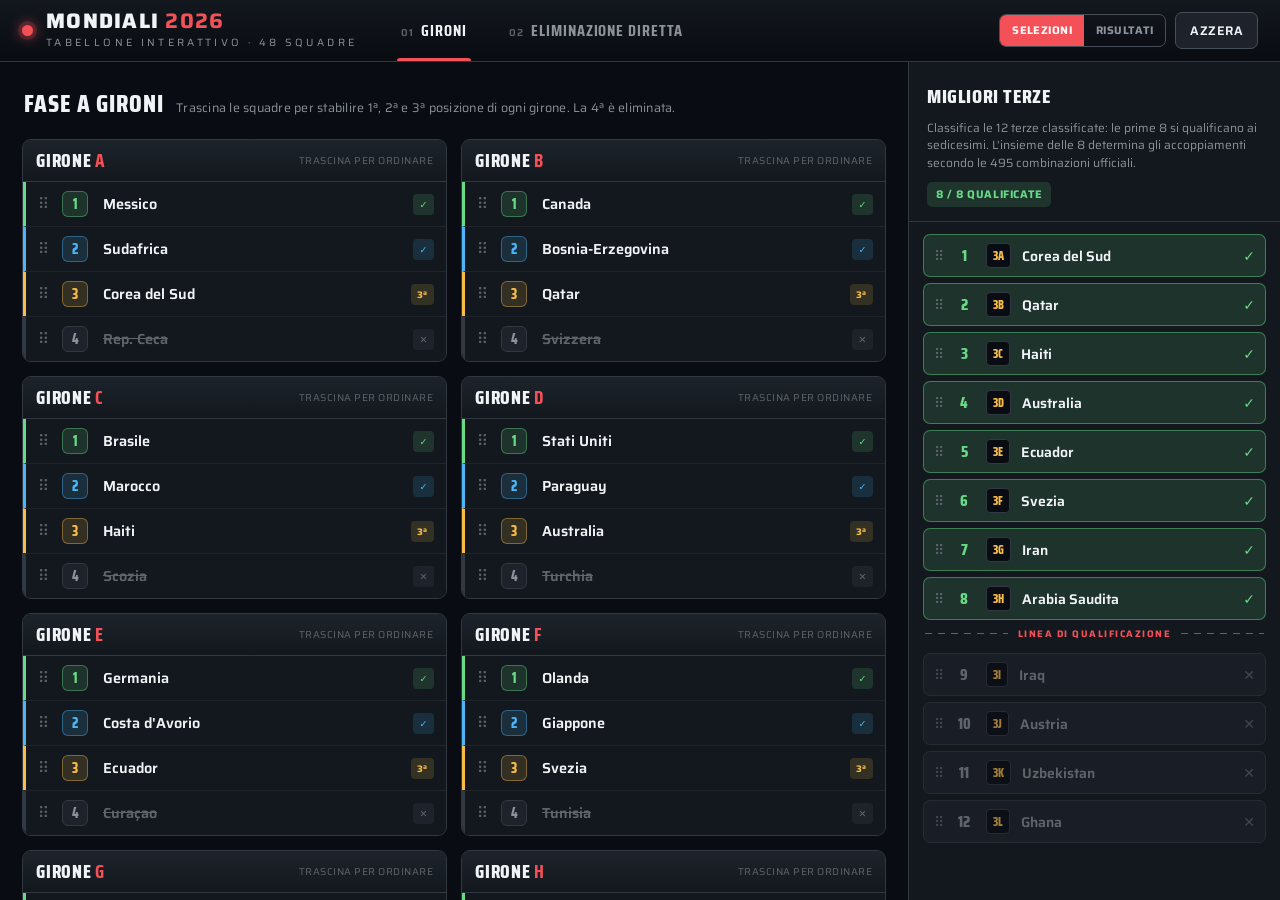
<file: index.html>
<!DOCTYPE html>
<html lang="it">
<head>
<meta charset="utf-8">
<meta name="viewport" content="width=device-width, initial-scale=1">
<title>Tabellone Mondiali 2026</title>
<link rel="preconnect" href="https://fonts.googleapis.com">
<link rel="preconnect" href="https://fonts.gstatic.com" crossorigin>
<link href="https://fonts.googleapis.com/css2?family=Saira:wght@400;500;600;700&family=Saira+Condensed:wght@600;700;800&display=swap" rel="stylesheet">
<link rel="stylesheet" href="app/styles.css">
</head>
<body>
<div id="app">
  <header class="topbar">
    <div class="brand-block">
      <span class="brand-mark"></span>
      <div>
        <div class="brand-title">Mondiali <b>2026</b></div>
        <div class="brand-sub">Tabellone Interattivo · 48 Squadre</div>
      </div>
    </div>
    <nav class="tabs">
      <button class="tab" id="tab-gironi"><span class="step">01</span>Gironi</button>
      <button class="tab" id="tab-bracket"><span class="step">02</span>Eliminazione Diretta</button>
    </nav>
    <div class="spacer"></div>
    <div class="actions">
      <div class="ver-switch">
        <a href="index.html" class="on">Selezioni</a>
        <a href="risultati.html">Risultati</a>
      </div>
      <button class="btn danger" id="btn-reset">Azzera</button>
    </div>
  </header>

  <!-- TAB 1: GIRONI -->
  <section class="panel" id="panel-gironi">
    <nav class="gironi-subnav">
      <button class="subtab" data-panel="groups">Fase a Gironi</button>
      <button class="subtab" data-panel="thirds">Migliori Terze</button>
    </nav>
    <div class="groups-scroll">
      <div class="section-head">
        <h2>Fase a gironi</h2>
        <p>Trascina le squadre per stabilire 1ª, 2ª e 3ª posizione di ogni girone. La 4ª è eliminata.</p>
      </div>
      <div class="groups-grid" id="groups-grid"></div>
    </div>
    <aside class="thirds-rail">
      <div class="thirds-head">
        <h2>Migliori terze</h2>
        <p>Classifica le 12 terze classificate: le prime 8 si qualificano ai sedicesimi. L'insieme delle 8 determina gli accoppiamenti secondo le 495 combinazioni ufficiali.</p>
        <span class="count">8 / 8 qualificate</span>
      </div>
      <div class="thirds-list" id="thirds-list"></div>
    </aside>
  </section>

  <!-- TAB 2: ELIMINAZIONE DIRETTA -->
  <section class="panel" id="panel-bracket">
    <div class="bracket-hint">← scorri per vedere il tabellone completo →</div>
    <div class="bracket-scroll">
      <div class="bracket-inner">
        <div class="bracket-stage" id="bracket-stage"></div>
      </div>
    </div>
  </section>
</div>

<script src="data/combos.js"></script>
<script src="data/static.js"></script>
<script src="app/app.js"></script>
</body>
</html>
</file>
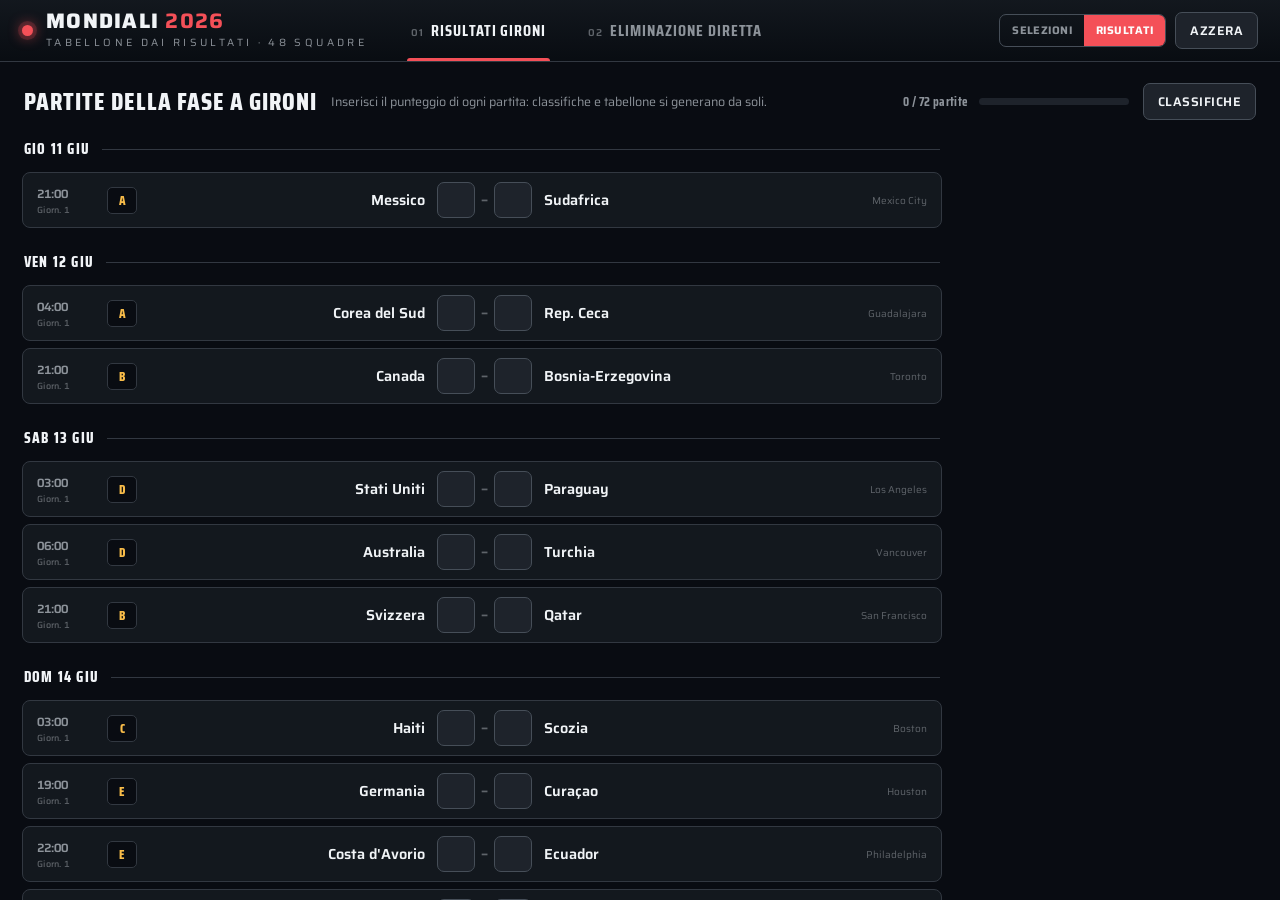
<file: risultati.html>
<!DOCTYPE html>
<html lang="it">
<head>
<meta charset="utf-8">
<meta name="viewport" content="width=device-width, initial-scale=1">
<title>Tabellone Mondiali 2026 — Risultati</title>
<link rel="preconnect" href="https://fonts.googleapis.com">
<link rel="preconnect" href="https://fonts.gstatic.com" crossorigin>
<link href="https://fonts.googleapis.com/css2?family=Saira:wght@400;500;600;700&family=Saira+Condensed:wght@600;700;800&display=swap" rel="stylesheet">
<link rel="stylesheet" href="app/styles.css">
<link rel="stylesheet" href="app/results.css">
</head>
<body>
<div id="app">
  <header class="topbar">
    <div class="brand-block">
      <span class="brand-mark"></span>
      <div>
        <div class="brand-title">Mondiali <b>2026</b></div>
        <div class="brand-sub">Tabellone dai Risultati · 48 Squadre</div>
      </div>
    </div>
    <nav class="tabs">
      <button class="tab" id="tab-risultati"><span class="step">01</span>Risultati Gironi</button>
      <button class="tab" id="tab-bracket"><span class="step">02</span>Eliminazione Diretta</button>
    </nav>
    <div class="spacer"></div>
    <div class="actions">
      <div class="ver-switch">
        <a href="index.html">Selezioni</a>
        <a href="risultati.html" class="on">Risultati</a>
      </div>
      <button class="btn danger" id="btn-reset">Azzera</button>
    </div>
  </header>

  <!-- TAB 1: RISULTATI GIRONI -->
  <section class="panel" id="panel-risultati">
    <div class="matches-scroll">
      <div class="matches-head">
        <h2>Partite della fase a gironi</h2>
        <p>Inserisci il punteggio di ogni partita: classifiche e tabellone si generano da soli.</p>
        <div class="prog">
          <span class="lbl" id="prog-lbl">0 / 72 partite</span>
          <div class="bar"><div class="fill" id="prog-fill"></div></div>
        </div>
        <button class="btn btn-standings" id="btn-standings">Classifiche</button>
      </div>
      <div class="matches-list" id="matches-list"></div>
    </div>
    <aside class="standings-rail">
      <div class="standings-head">
        <h2>Classifiche in tempo reale</h2>
        <p>Calcolate con i criteri FIFA: punti, differenza reti, gol fatti, poi scontri diretti. Le prime 8 migliori terze si qualificano.</p>
      </div>
      <div class="standings-scroll" id="standings-scroll"></div>
    </aside>
  </section>

  <!-- TAB 2: ELIMINAZIONE DIRETTA -->
  <section class="panel" id="panel-bracket">
    <div class="bracket-hint">← scorri per vedere il tabellone completo →</div>
    <div class="bracket-scroll">
      <div class="bracket-inner">
        <div class="bracket-stage" id="bracket-stage"></div>
      </div>
    </div>
  </section>
</div>

<script src="data/combos.js"></script>
<script src="data/static.js"></script>
<script src="data/fixtures.js"></script>
<script src="app/app-results.js"></script>
</body>
</html>
</file>
<file: app/styles.css>
/* ============ Tabellone Mondiali 2026 — broadcast dark theme ============ */
:root {
  --bg:    oklch(0.155 0.013 256);
  --bg2:   oklch(0.205 0.015 256);
  --bg3:   oklch(0.255 0.017 256);
  --bg4:   oklch(0.305 0.018 256);
  --line:  oklch(0.34 0.018 256);
  --line2: oklch(0.42 0.02 256);
  --text:  oklch(0.965 0.005 256);
  --muted: oklch(0.66 0.013 256);
  --faint: oklch(0.50 0.012 256);

  --win:   oklch(0.80 0.16 150);   /* 1st place / green */
  --run:   oklch(0.74 0.135 240);  /* 2nd place / blue  */
  --third: oklch(0.83 0.145 80);   /* 3rd place / amber */
  --brand: oklch(0.66 0.20 22);    /* live / champion / chrome accent */
  --gold:  oklch(0.85 0.135 88);

  --win-d:   oklch(0.80 0.16 150 / 0.14);
  --run-d:   oklch(0.74 0.135 240 / 0.14);
  --third-d: oklch(0.83 0.145 80 / 0.14);

  --shadow: 0 8px 30px oklch(0 0 0 / 0.45);
  --r: 9px;
}

* { box-sizing: border-box; }
html, body { height: 100%; }
body {
  margin: 0;
  background: var(--bg);
  color: var(--text);
  font-family: "Saira", system-ui, sans-serif;
  font-size: 15px;
  -webkit-font-smoothing: antialiased;
  overflow: hidden;
}
.cond { font-family: "Saira Condensed", "Saira", sans-serif; }
.tnum { font-variant-numeric: tabular-nums; }
button { font-family: inherit; color: inherit; }

/* ---------------- App shell ---------------- */
#app { display: flex; flex-direction: column; height: 100vh; }

.topbar {
  display: flex; align-items: center; gap: 26px;
  padding: 0 22px; height: 62px; flex: 0 0 auto;
  background: linear-gradient(180deg, var(--bg2), var(--bg));
  border-bottom: 1px solid var(--line);
  z-index: 20;
}
.brand-block { display: flex; align-items: center; gap: 13px; }
.brand-mark {
  width: 11px; height: 11px; border-radius: 50%;
  background: var(--brand);
  box-shadow: 0 0 0 4px oklch(0.66 0.20 22 / 0.18), 0 0 14px var(--brand);
  animation: pulse 2.4s ease-in-out infinite;
}
@keyframes pulse { 50% { opacity: 0.45; } }
.brand-title { font-weight: 800; letter-spacing: 0.06em; font-size: 21px; line-height: 1; text-transform: uppercase; }
.brand-title b { color: var(--brand); }
.brand-sub { font-size: 10.5px; letter-spacing: 0.32em; color: var(--muted); text-transform: uppercase; margin-top: 3px; }

.tabs { display: flex; gap: 6px; align-items: stretch; height: 100%; }
.tab {
  position: relative; background: none; border: 0; cursor: pointer;
  padding: 0 18px; font-family: "Saira Condensed", sans-serif;
  font-weight: 700; font-size: 16px; letter-spacing: 0.06em;
  text-transform: uppercase; color: var(--muted); transition: color .15s;
}
.tab:hover { color: var(--text); }
.tab.active { color: var(--text); }
.tab.active::after {
  content: ""; position: absolute; left: 14px; right: 14px; bottom: 0; height: 3px;
  background: var(--brand); border-radius: 3px 3px 0 0;
}
.tab .step { font-size: 10px; color: var(--faint); margin-right: 7px; font-family: "Saira", sans-serif; font-weight: 600; }

.spacer { flex: 1; }
.actions { display: flex; gap: 9px; align-items: center; }
.btn {
  border: 1px solid var(--line2); background: var(--bg3); color: var(--text);
  border-radius: 7px; padding: 8px 14px; cursor: pointer;
  font-weight: 600; font-size: 12.5px; letter-spacing: 0.04em; text-transform: uppercase;
  transition: background .14s, border-color .14s, transform .05s;
}
.btn:hover { background: var(--bg4); border-color: var(--line2); }
.btn:active { transform: translateY(1px); }
.btn.ghost { background: transparent; }
.btn.danger:hover { border-color: var(--brand); color: var(--brand); }

.ver-switch { display: flex; align-items: center; gap: 0; border: 1px solid var(--line2); border-radius: 7px; overflow: hidden; }
.ver-switch a { padding: 7px 12px; font-size: 11px; font-weight: 700; letter-spacing: 0.04em; text-transform: uppercase; color: var(--muted); text-decoration: none; transition: background .12s, color .12s; }
.ver-switch a.on { background: var(--brand); color: oklch(0.99 0 0); }
.ver-switch a:not(.on):hover { background: var(--bg3); color: var(--text); }

/* ---------------- Tab panels ---------------- */
.panel { flex: 1; min-height: 0; display: none; }
.panel.active { display: block; }

/* ===== GIRONI ===== */
#panel-gironi { display: none; grid-template-columns: minmax(0,1fr) 372px; height: 100%; }
#panel-gironi.active { display: grid; }

.groups-scroll { overflow: auto; padding: 20px 22px 60px; }
.groups-grid {
  display: grid; gap: 14px;
  grid-template-columns: repeat(auto-fill, minmax(290px, 1fr));
  max-width: 1500px;
}
.section-head { display: flex; align-items: baseline; gap: 12px; margin: 2px 2px 16px; }
.section-head h2 { margin: 0; font-family: "Saira Condensed"; font-weight: 800; font-size: 25px; letter-spacing: 0.04em; text-transform: uppercase; }
.section-head p { margin: 0; color: var(--muted); font-size: 12.5px; letter-spacing: 0.02em; }

.gcard { background: var(--bg2); border: 1px solid var(--line); border-radius: var(--r); overflow: hidden; }
.gcard-head {
  display: flex; align-items: center; gap: 10px;
  padding: 11px 13px; border-bottom: 1px solid var(--line);
  background: linear-gradient(180deg, var(--bg3), var(--bg2));
}
.gcard-letter {
  font-family: "Saira Condensed"; font-weight: 800; font-size: 19px; letter-spacing: 0.04em;
  text-transform: uppercase; line-height: 1; white-space: nowrap;
}
.gcard-letter b { color: var(--brand); }
.gcard-hint { margin-left: auto; font-size: 10px; color: var(--faint); letter-spacing: 0.05em; text-transform: uppercase; }

.srow {
  display: flex; align-items: center; gap: 10px; padding: 9px 12px;
  border-top: 1px solid oklch(0.30 0.016 256 / 0.55);
  position: relative; background: var(--bg2);
}
.srow:first-child { border-top: 0; }
.srow .handle {
  cursor: grab; color: var(--faint); font-size: 15px; line-height: 1; width: 14px; flex: 0 0 auto;
  user-select: none; letter-spacing: -2px;
}
.srow.dragging { opacity: 0.55; background: var(--bg4); }
.srow .pos {
  flex: 0 0 auto; width: 26px; height: 26px; border-radius: 6px;
  display: grid; place-items: center; font-family: "Saira Condensed"; font-weight: 800;
  font-size: 14px; background: var(--bg3); color: var(--muted);
  border: 1px solid var(--line);
}
.srow .name {
  flex: 1; min-width: 0; font-weight: 600; font-size: 14.5px;
  padding: 2px 5px; white-space: nowrap; overflow: hidden; text-overflow: ellipsis;
}
.srow .qtag { flex: 0 0 auto; font-size: 9.5px; font-weight: 700; letter-spacing: 0.07em; text-transform: uppercase; padding: 3px 6px; border-radius: 4px; }

.srow.p0 { border-left: 3px solid var(--win); }
.srow.p0 .pos { background: var(--win-d); color: var(--win); border-color: oklch(0.80 0.16 150 / 0.4); }
.srow.p1 { border-left: 3px solid var(--run); }
.srow.p1 .pos { background: var(--run-d); color: var(--run); border-color: oklch(0.74 0.135 240 / 0.4); }
.srow.p2 { border-left: 3px solid var(--third); }
.srow.p2 .pos { background: var(--third-d); color: var(--third); border-color: oklch(0.83 0.145 80 / 0.4); }
.srow.p3 { border-left: 3px solid var(--line); }
.srow.p3 .name { color: var(--faint); text-decoration: line-through; text-decoration-color: var(--faint); }
.srow.p0 .qtag { color: var(--win); background: var(--win-d); }
.srow.p1 .qtag { color: var(--run); background: var(--run-d); }
.srow.p2 .qtag { color: var(--third); background: var(--third-d); }
.srow.p3 .qtag { color: var(--faint); background: var(--bg3); }

/* ===== THIRDS RAIL ===== */
.thirds-rail { border-left: 1px solid var(--line); background: var(--bg2); display: flex; flex-direction: column; min-height: 0; }
.thirds-head { padding: 18px 18px 14px; border-bottom: 1px solid var(--line); }
.thirds-head h2 { margin: 0; font-family: "Saira Condensed"; font-weight: 800; font-size: 20px; letter-spacing: 0.03em; text-transform: uppercase; }
.thirds-head p { margin: 7px 0 0; color: var(--muted); font-size: 12px; line-height: 1.45; }
.thirds-head .count { display: inline-block; margin-top: 11px; font-weight: 700; font-size: 11px; letter-spacing: 0.05em; text-transform: uppercase; color: var(--win); background: var(--win-d); padding: 4px 9px; border-radius: 5px; }
.thirds-list { overflow: auto; padding: 12px 14px 40px; flex: 1; }

.trow {
  display: flex; align-items: center; gap: 11px; padding: 8px 10px; margin-bottom: 6px;
  background: var(--bg3); border: 1px solid var(--line); border-radius: 7px; position: relative;
}
.trow.dragging { opacity: 0.55; }
.trow .handle { cursor: grab; color: var(--faint); font-size: 14px; letter-spacing: -2px; user-select: none; }
.trow .rank { font-family: "Saira Condensed"; font-weight: 800; font-size: 16px; width: 22px; text-align: center; color: var(--muted); }
.trow .gtag { font-family: "Saira Condensed"; font-weight: 800; font-size: 12px; padding: 2px 6px; border-radius: 4px; background: var(--bg); color: var(--third); border: 1px solid var(--line); }
.trow .tname { flex: 1; min-width: 0; font-weight: 600; font-size: 14px; white-space: nowrap; overflow: hidden; text-overflow: ellipsis; }
.trow .status { font-size: 14px; font-weight: 800; }
.trow.qual { border-color: oklch(0.80 0.16 150 / 0.45); background: var(--win-d); }
.trow.qual .rank { color: var(--win); }
.trow.qual .status { color: var(--win); }
.trow.out { opacity: 0.62; }
.trow.out .tname { color: var(--muted); }
.trow.out .status { color: var(--faint); }

.cutline { display: flex; align-items: center; gap: 10px; margin: 4px 2px 12px; color: var(--brand); }
.cutline::before, .cutline::after { content: ""; height: 1px; flex: 1; background: repeating-linear-gradient(90deg, var(--brand) 0 7px, transparent 7px 13px); opacity: 0.7; }
.cutline span { font-size: 9.5px; font-weight: 700; letter-spacing: 0.16em; text-transform: uppercase; white-space: nowrap; }

/* ===== BRACKET ===== */
#panel-bracket { overflow: auto; background:
  radial-gradient(1200px 600px at 80% -10%, oklch(0.66 0.20 22 / 0.05), transparent 60%),
  var(--bg);
}
.bracket-inner { position: relative; padding: 22px 34px 60px; }
.round-headers { display: flex; position: absolute; top: 22px; left: 34px; }
.rhead { font-family: "Saira Condensed"; font-weight: 800; letter-spacing: 0.1em; text-transform: uppercase; font-size: 14px; color: var(--muted); }
.rhead small { display: block; font-family: "Saira"; font-weight: 600; font-size: 10px; letter-spacing: 0.06em; color: var(--faint); margin-top: 2px; }

.bracket-stage { position: relative; }
.bracket-stage svg { position: absolute; inset: 0; pointer-events: none; overflow: visible; }
.bracket-stage svg path { fill: none; stroke: var(--line2); stroke-width: 1.6; }

.match {
  position: absolute; background: var(--bg2); border: 1px solid var(--line);
  border-radius: 8px; box-shadow: var(--shadow); overflow: hidden;
}
.match .mhdr {
  display: flex; align-items: center; gap: 6px; padding: 3px 9px;
  background: var(--bg3); border-bottom: 1px solid var(--line);
  font-size: 9px; letter-spacing: 0.08em; text-transform: uppercase; color: var(--faint);
}
.match .mno { font-family: "Saira Condensed"; font-weight: 800; font-size: 11px; color: var(--muted); letter-spacing: 0.02em; }
.match .mcand { margin-left: auto; color: var(--faint); font-size: 9px; }
.side {
  display: flex; align-items: center; gap: 8px; padding: 7px 10px; cursor: pointer;
  border-top: 1px solid oklch(0.30 0.016 256 / 0.5); transition: background .12s;
}
.side:first-of-type { border-top: 0; }
.side:hover.clickable { background: var(--bg3); }
.side .seed {
  flex: 0 0 auto; min-width: 20px; text-align: center; font-family: "Saira Condensed";
  font-weight: 800; font-size: 11px; color: var(--faint); letter-spacing: 0.02em;
}
.side .tm { flex: 1; min-width: 0; font-weight: 600; font-size: 13.5px; white-space: nowrap; overflow: hidden; text-overflow: ellipsis; }
.side.tbd .tm { color: var(--faint); font-weight: 500; font-style: italic; }
.side .chk { flex: 0 0 auto; width: 15px; text-align: center; color: var(--win); font-weight: 800; font-size: 12px; opacity: 0; }
.side.win { background: var(--win-d); }
.side.win .tm { color: var(--text); font-weight: 700; }
.side.win .chk { opacity: 1; }
.side.lose .tm { color: var(--faint); }
.side.seed-1 .seed { color: var(--win); }
.side.seed-2 .seed { color: var(--run); }
.side.seed-3 .seed { color: var(--third); }

.match.champ-final { border-color: var(--gold); box-shadow: 0 0 0 1px var(--gold), 0 0 30px oklch(0.85 0.135 88 / 0.25); }
.match.third-place { border-style: dashed; }
.match.third-place .mhdr { color: var(--third); }

.champ-card {
  position: absolute; background: linear-gradient(180deg, var(--bg2), var(--bg3));
  border: 1px solid var(--gold); border-radius: 10px; padding: 14px 16px;
  box-shadow: 0 0 34px oklch(0.85 0.135 88 / 0.22); text-align: center;
}
.champ-card .cl { font-size: 9.5px; letter-spacing: 0.22em; text-transform: uppercase; color: var(--gold); font-weight: 700; }
.champ-card .cn { font-family: "Saira Condensed"; font-weight: 800; font-size: 22px; margin-top: 5px; letter-spacing: 0.02em; }
.champ-card .cn.empty { color: var(--faint); font-weight: 600; font-size: 15px; font-style: italic; }
.trophy { font-size: 19px; margin-bottom: 2px; color: var(--gold); }

::-webkit-scrollbar { width: 11px; height: 11px; }
::-webkit-scrollbar-track { background: var(--bg); }
::-webkit-scrollbar-thumb { background: var(--bg4); border-radius: 6px; border: 3px solid var(--bg); }
::-webkit-scrollbar-thumb:hover { background: var(--line2); }

@media (max-width: 1080px) {
  #panel-gironi.active { grid-template-columns: 1fr; grid-template-rows: 1fr auto; }
  .thirds-rail { border-left: 0; border-top: 1px solid var(--line); max-height: 46vh; }
}

/* ---- Bottoni riordino: nascosti su desktop, visibili su mobile ---- */
.arr-btn {
  display: none;
  background: none; border: none; cursor: pointer;
  color: var(--muted); font-size: 10px; padding: 2px 4px;
  border-radius: 3px; line-height: 1; transition: color .1s;
  font-family: inherit; flex-shrink: 0;
}
.arr-btn:active { color: var(--text); transform: scale(1.15); }
.arr-btn:disabled { opacity: 0.2; cursor: default; }

/* ---- Sub-nav gironi (nascosta su desktop) ---- */
.gironi-subnav { display: none; }

/* ---- Bracket hint (nascosto su desktop) ---- */
.bracket-hint { display: none; }

/* bracket-scroll: contenitore neutro su desktop, scroll su mobile */
.bracket-scroll { display: block; }

/* ---- Mobile ≤ 640px ---- */
@media (max-width: 640px) {
  body { font-size: 14px; }
  #app { height: 100vh; height: 100dvh; }

  /* Topbar: riga 1 brand+actions, riga 2 tabs */
  .topbar {
    flex-wrap: wrap;
    height: auto;
    padding: 0 14px;
    gap: 0;
  }
  .brand-block { flex: 1; min-width: 0; padding: 10px 0; }
  .brand-title  { font-size: 17px; }
  .brand-sub    { display: none; }
  .tabs {
    order: 3; width: 100%;
    height: 42px; border-top: 1px solid var(--line);
    gap: 0;
  }
  .tab          { flex: 1; font-size: 13px; padding: 0 6px; }
  .tab .step    { display: none; }
  .spacer       { display: none; }
  .actions      { padding: 9px 0 9px 10px; gap: 7px; }
  .ver-switch a { padding: 5px 8px; font-size: 10px; letter-spacing: 0.02em; }
  .btn          { padding: 6px 10px; font-size: 11px; }

  /* Gironi: layout flex column con subnav (solo quando attivo) */
  #panel-gironi.active {
    display: flex;
    flex-direction: column;
    height: 100%;
  }
  .gironi-subnav {
    display: flex;
    flex-shrink: 0;
    background: var(--bg2);
    border-bottom: 1px solid var(--line);
  }
  .subtab {
    flex: 1; padding: 11px 8px;
    font-family: "Saira Condensed", sans-serif;
    font-weight: 700; font-size: 13px; letter-spacing: 0.06em;
    text-transform: uppercase; color: var(--muted);
    background: none; border: none; cursor: pointer;
    border-bottom: 2px solid transparent;
    transition: color .12s, border-color .12s;
  }
  .subtab.active { color: var(--text); border-bottom-color: var(--brand); }

  /* Sezioni gironi: nascoste di default, visibili quando active */
  .groups-scroll { display: none; flex: 1; min-height: 0; overflow: auto; padding: 12px 12px 40px; }
  .thirds-rail   { display: none; flex: 1; min-height: 0; overflow: hidden; border: none; max-height: none; }
  .groups-scroll.subtab-active { display: block; }
  .thirds-rail.subtab-active   { display: flex; }

  /* Griglia e componenti gironi */
  .groups-grid   { gap: 10px; grid-template-columns: 1fr; }
  .section-head  { flex-direction: column; gap: 3px; margin-bottom: 10px; }
  .section-head h2 { font-size: 19px; }
  .gcard-hint    { display: none; }
  .thirds-head   { padding: 12px 14px 10px; }

  /* Srow: nascondi handle, mostra frecce */
  .srow          { gap: 7px; padding: 8px 10px; }
  .srow .handle  { display: none; }
  .arr-btn       { display: inline-flex; align-items: center; justify-content: center; }

  /* Trow: nascondi handle, mostra frecce */
  .trow          { gap: 7px; padding: 7px 9px; }
  .trow .handle  { display: none; }

  /* Bracket: hint sticky + scroll separato (solo quando attivo) */
  #panel-bracket.active {
    overflow: hidden;
    display: flex;
    flex-direction: column;
  }
  .bracket-hint {
    display: block;
    flex-shrink: 0;
    padding: 8px 14px;
    font-size: 11px; color: var(--faint); text-align: center;
    letter-spacing: 0.04em; border-bottom: 1px solid var(--line);
    background: var(--bg);
  }
  .bracket-scroll { flex: 1; min-height: 0; overflow: auto; height: auto; }

  .side .tm   { font-size: 12.5px; }
  .side .seed { font-size: 10px; }
}

/* ---- Piccolo mobile ≤ 400px ---- */
@media (max-width: 400px) {
  .brand-title  { font-size: 15px; }
  .ver-switch a { padding: 5px 7px; font-size: 9.5px; }
  .btn          { padding: 5px 8px; font-size: 10.5px; }
}
</file>
<file: app/results.css>
/* ===== Versione Risultati — match list + computed standings ===== */
#panel-risultati { display: none; height: 100%; }
#panel-risultati.active { display: grid; grid-template-columns: 1fr; }
#panel-risultati.active.standings-open { grid-template-columns: minmax(0,1fr) 430px; }

.matches-scroll { overflow: auto; padding: 18px 22px 70px; }
.matches-head { display: flex; align-items: center; gap: 14px; margin: 2px 2px 16px; flex-wrap: wrap; }
.matches-head h2 { margin: 0; font-family: "Saira Condensed"; font-weight: 800; font-size: 25px; letter-spacing: 0.04em; text-transform: uppercase; }
.matches-head p { margin: 0; color: var(--muted); font-size: 12.5px; }
.prog { margin-left: auto; display: flex; align-items: center; gap: 10px; }
.prog .bar { width: 150px; height: 7px; border-radius: 4px; background: var(--bg3); overflow: hidden; }
.prog .fill { height: 100%; background: var(--win); width: 0; transition: width .25s; }
.prog .lbl { font-family: "Saira Condensed"; font-weight: 700; font-size: 13px; color: var(--muted); letter-spacing: 0.03em; }

.day-divider { display: flex; align-items: center; gap: 12px; margin: 22px 2px 11px; }
.day-divider:first-child { margin-top: 2px; }
.day-divider .d { font-family: "Saira Condensed"; font-weight: 800; font-size: 15px; letter-spacing: 0.08em; text-transform: uppercase; color: var(--text); white-space: nowrap; }
.day-divider::after { content: ""; flex: 1; height: 1px; background: var(--line); }

.matches-list { max-width: 920px; }
.mrow {
  display: grid; align-items: center;
  grid-template-columns: 58px 30px minmax(0,1fr) auto minmax(0,1fr) 96px;
  gap: 12px; padding: 9px 14px; border: 1px solid var(--line);
  background: var(--bg2); border-radius: 8px; margin-bottom: 7px;
}
.mrow.played { border-color: oklch(0.34 0.018 256); background: var(--bg2); }
.mrow .mtime { font-variant-numeric: tabular-nums; font-size: 12px; color: var(--muted); font-weight: 600; }
.mrow .mtime small { display: block; font-size: 9px; color: var(--faint); font-weight: 500; letter-spacing: 0.03em; }
.mrow .gchip { font-family: "Saira Condensed"; font-weight: 800; font-size: 13px; text-align: center; color: var(--third); background: var(--bg); border: 1px solid var(--line); border-radius: 5px; padding: 2px 0; }
.mrow .thome { text-align: right; font-weight: 600; font-size: 14.5px; white-space: nowrap; overflow: hidden; text-overflow: ellipsis; }
.mrow .taway { text-align: left; font-weight: 600; font-size: 14.5px; white-space: nowrap; overflow: hidden; text-overflow: ellipsis; }
.mrow .tname.win-team { color: var(--win); font-weight: 700; }
.mrow .tname.lose-team { color: var(--muted); }
.mrow .mstad { font-size: 10px; color: var(--faint); text-align: right; white-space: nowrap; overflow: hidden; text-overflow: ellipsis; }

.score { display: flex; align-items: center; gap: 6px; }
.score input {
  width: 38px; height: 36px; text-align: center; font-family: "Saira Condensed"; font-weight: 800; font-size: 18px;
  background: var(--bg3); border: 1px solid var(--line2); border-radius: 7px; color: var(--text);
  outline: none; -moz-appearance: textfield; transition: border-color .12s, background .12s;
}
.score input::-webkit-outer-spin-button, .score input::-webkit-inner-spin-button { -webkit-appearance: none; margin: 0; }
.score input:focus { border-color: var(--run); background: var(--bg4); }
.score input.filled { border-color: oklch(0.80 0.16 150 / 0.5); }
.score .dash { color: var(--faint); font-weight: 700; }

/* ===== standings rail: nascosta, aperta col toggle ===== */
.standings-rail { border-left: 1px solid var(--line); background: var(--bg2); display: none; flex-direction: column; min-height: 0; }
#panel-risultati.standings-open .standings-rail { display: flex; }

/* Bottone classifiche: evidenziato quando aperto */
.btn-standings { white-space: nowrap; }
#panel-risultati.standings-open .btn-standings {
  background: var(--brand); border-color: var(--brand); color: oklch(0.99 0 0);
}
.standings-head { padding: 16px 16px 13px; border-bottom: 1px solid var(--line); }
.standings-head h2 { margin: 0; font-family: "Saira Condensed"; font-weight: 800; font-size: 19px; letter-spacing: 0.03em; text-transform: uppercase; }
.standings-head p { margin: 6px 0 0; color: var(--muted); font-size: 11.5px; line-height: 1.4; }
.standings-scroll { overflow: auto; padding: 12px 14px 50px; flex: 1; }

.mini-group { margin-bottom: 12px; background: var(--bg3); border: 1px solid var(--line); border-radius: 8px; overflow: hidden; }
.mini-gh { display: flex; align-items: center; gap: 8px; padding: 6px 10px; background: var(--bg2); border-bottom: 1px solid var(--line); }
.mini-gh .gl { font-family: "Saira Condensed"; font-weight: 800; font-size: 13px; letter-spacing: 0.04em; text-transform: uppercase; }
.mini-gh .gl b { color: var(--brand); }
.mini-gh .cols { margin-left: auto; display: grid; grid-template-columns: 24px 30px 26px; gap: 0; font-size: 9px; color: var(--faint); text-transform: uppercase; letter-spacing: 0.04em; text-align: center; }
.mini-row { display: grid; grid-template-columns: 18px 1fr 24px 30px 26px; align-items: center; gap: 0; padding: 5px 10px; border-top: 1px solid oklch(0.30 0.016 256 / 0.5); font-size: 12.5px; }
.mini-row:first-child { border-top: 0; }
.mini-row .rk { font-family: "Saira Condensed"; font-weight: 800; color: var(--muted); font-size: 12px; }
.mini-row .nm { font-weight: 600; white-space: nowrap; overflow: hidden; text-overflow: ellipsis; padding-right: 6px; }
.mini-row .v { text-align: center; font-variant-numeric: tabular-nums; color: var(--muted); font-size: 11.5px; }
.mini-row .pts { text-align: center; font-variant-numeric: tabular-nums; font-weight: 800; font-family: "Saira Condensed"; font-size: 14px; }
.mini-row.q0 { border-left: 3px solid var(--win); } .mini-row.q0 .rk { color: var(--win); }
.mini-row.q1 { border-left: 3px solid var(--run); } .mini-row.q1 .rk { color: var(--run); }
.mini-row.q2 { border-left: 3px solid var(--third); } .mini-row.q2 .rk { color: var(--third); }
.mini-row.q3 { border-left: 3px solid var(--line); opacity: 0.72; }

.thirds-mini { margin-top: 6px; }
.thirds-mini h3 { font-family: "Saira Condensed"; font-weight: 800; font-size: 14px; letter-spacing: 0.05em; text-transform: uppercase; margin: 4px 2px 9px; color: var(--text); }
.tm-row { display: grid; grid-template-columns: 18px 30px 1fr 28px 24px; align-items: center; gap: 7px; padding: 5px 9px; margin-bottom: 4px; background: var(--bg3); border: 1px solid var(--line); border-radius: 6px; font-size: 12px; }
.tm-row .rk { font-family: "Saira Condensed"; font-weight: 800; font-size: 12px; color: var(--muted); text-align: center; }
.tm-row .gt { font-family: "Saira Condensed"; font-weight: 800; font-size: 11px; color: var(--third); background: var(--bg); border: 1px solid var(--line); border-radius: 4px; text-align: center; padding: 1px 0; }
.tm-row .nm { font-weight: 600; white-space: nowrap; overflow: hidden; text-overflow: ellipsis; }
.tm-row .pt { text-align: center; font-variant-numeric: tabular-nums; font-weight: 700; font-size: 12px; }
.tm-row .st { text-align: center; font-weight: 800; font-size: 12px; }
.tm-row.qual { border-color: oklch(0.80 0.16 150 / 0.45); background: var(--win-d); }
.tm-row.qual .rk, .tm-row.qual .st { color: var(--win); }
.tm-row.out { opacity: 0.6; } .tm-row.out .st { color: var(--faint); }
.tm-cut { display: flex; align-items: center; gap: 9px; margin: 3px 2px 9px; color: var(--brand); }
.tm-cut::before, .tm-cut::after { content: ""; height: 1px; flex: 1; background: repeating-linear-gradient(90deg, var(--brand) 0 6px, transparent 6px 11px); opacity: 0.7; }
.tm-cut span { font-size: 9px; font-weight: 700; letter-spacing: 0.14em; text-transform: uppercase; white-space: nowrap; }

.empty-note { color: var(--faint); font-size: 12px; font-style: italic; padding: 8px 2px; }

@media (max-width: 1120px) {
  #panel-risultati.active.standings-open { grid-template-columns: 1fr; grid-template-rows: 1fr auto; }
  #panel-risultati.standings-open .standings-rail { border-left: 0; border-top: 1px solid var(--line); max-height: 48vh; }
}

/* ---- Mobile ≤ 640px ---- */
@media (max-width: 640px) {
  .matches-scroll { padding: 12px 10px 40px; }
  #panel-risultati.standings-open .standings-rail { max-height: 42vh; border-left: 0; border-top: 1px solid var(--line); }

  /* Intestazione: wrap naturale su mobile */
  .matches-head   { gap: 6px; margin-bottom: 12px; }
  .matches-head h2 { font-size: 20px; }
  .matches-head p  { width: 100%; font-size: 11.5px; margin: 0; }
  .prog            { margin-left: 0; width: 100%; }
  .prog .bar       { flex: 1; }
  .prog .lbl       { font-size: 12px; }

  /* Riga partita compatta: 2 righe
     riga 1: ora+giornata (span tutto)
     riga 2: girone | casa | score | trasferta
  */
  .mrow {
    grid-template-columns: 26px 1fr auto 1fr;
    gap: 4px 6px;
    padding: 7px 10px;
  }
  .mrow > .mtime  {
    grid-column: 1 / -1;
    display: flex; align-items: center; gap: 8px;
    font-size: 10.5px;
  }
  .mrow > .mtime small { display: inline; font-size: 9px; margin-left: 0; }
  .mrow > .gchip  { grid-column: 1; grid-row: 2; align-self: center; font-size: 11px; padding: 1px 0; }
  .mrow > .thome  { grid-column: 2; grid-row: 2; font-size: 13px; }
  .mrow > .score  { grid-column: 3; grid-row: 2; }
  .mrow > .taway  { grid-column: 4; grid-row: 2; font-size: 13px; }
  .mrow > .mstad  { display: none; }
  .score input    { width: 32px; height: 32px; font-size: 15px; border-radius: 5px; }
}
</file>
